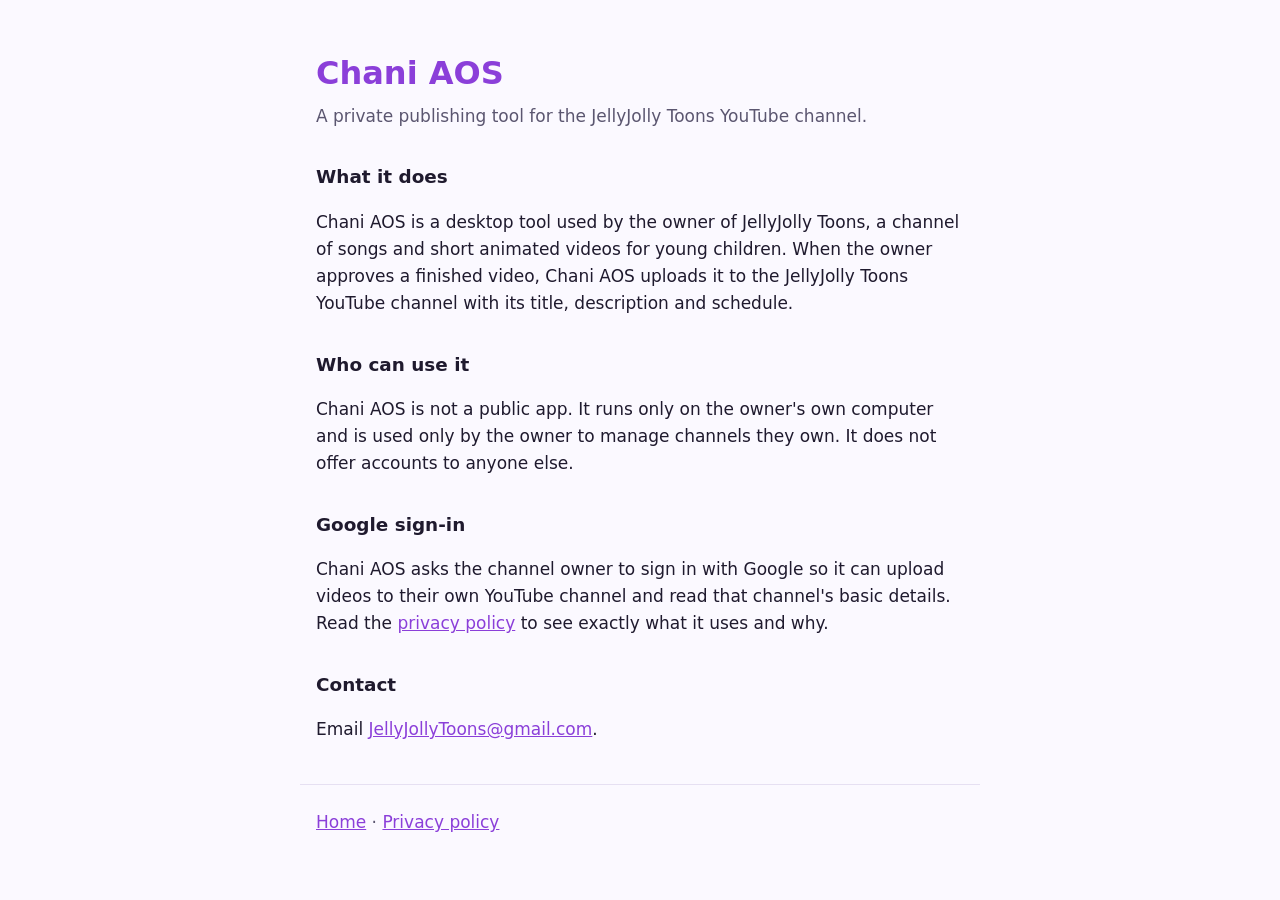
<file: index.html>
<!doctype html>
<html lang="en-GB">
<head>
<meta charset="utf-8">
<meta name="viewport" content="width=device-width, initial-scale=1">
<title>Chani AOS</title>
<link rel="stylesheet" href="style.css">
</head>
<body>
<main>
  <h1>Chani AOS</h1>
  <p class="lead">A private publishing tool for the JellyJolly Toons YouTube channel.</p>

  <h2>What it does</h2>
  <p>Chani AOS is a desktop tool used by the owner of JellyJolly Toons, a channel of songs and short animated videos for young children. When the owner approves a finished video, Chani AOS uploads it to the JellyJolly Toons YouTube channel with its title, description and schedule.</p>

  <h2>Who can use it</h2>
  <p>Chani AOS is not a public app. It runs only on the owner's own computer and is used only by the owner to manage channels they own. It does not offer accounts to anyone else.</p>

  <h2>Google sign-in</h2>
  <p>Chani AOS asks the channel owner to sign in with Google so it can upload videos to their own YouTube channel and read that channel's basic details. Read the <a href="privacy.html">privacy policy</a> to see exactly what it uses and why.</p>

  <h2>Contact</h2>
  <p>Email <a href="mailto:JellyJollyToons@gmail.com">JellyJollyToons@gmail.com</a>.</p>
</main>
<footer><a href="index.html">Home</a> · <a href="privacy.html">Privacy policy</a></footer>
</body>
</html>
</file>
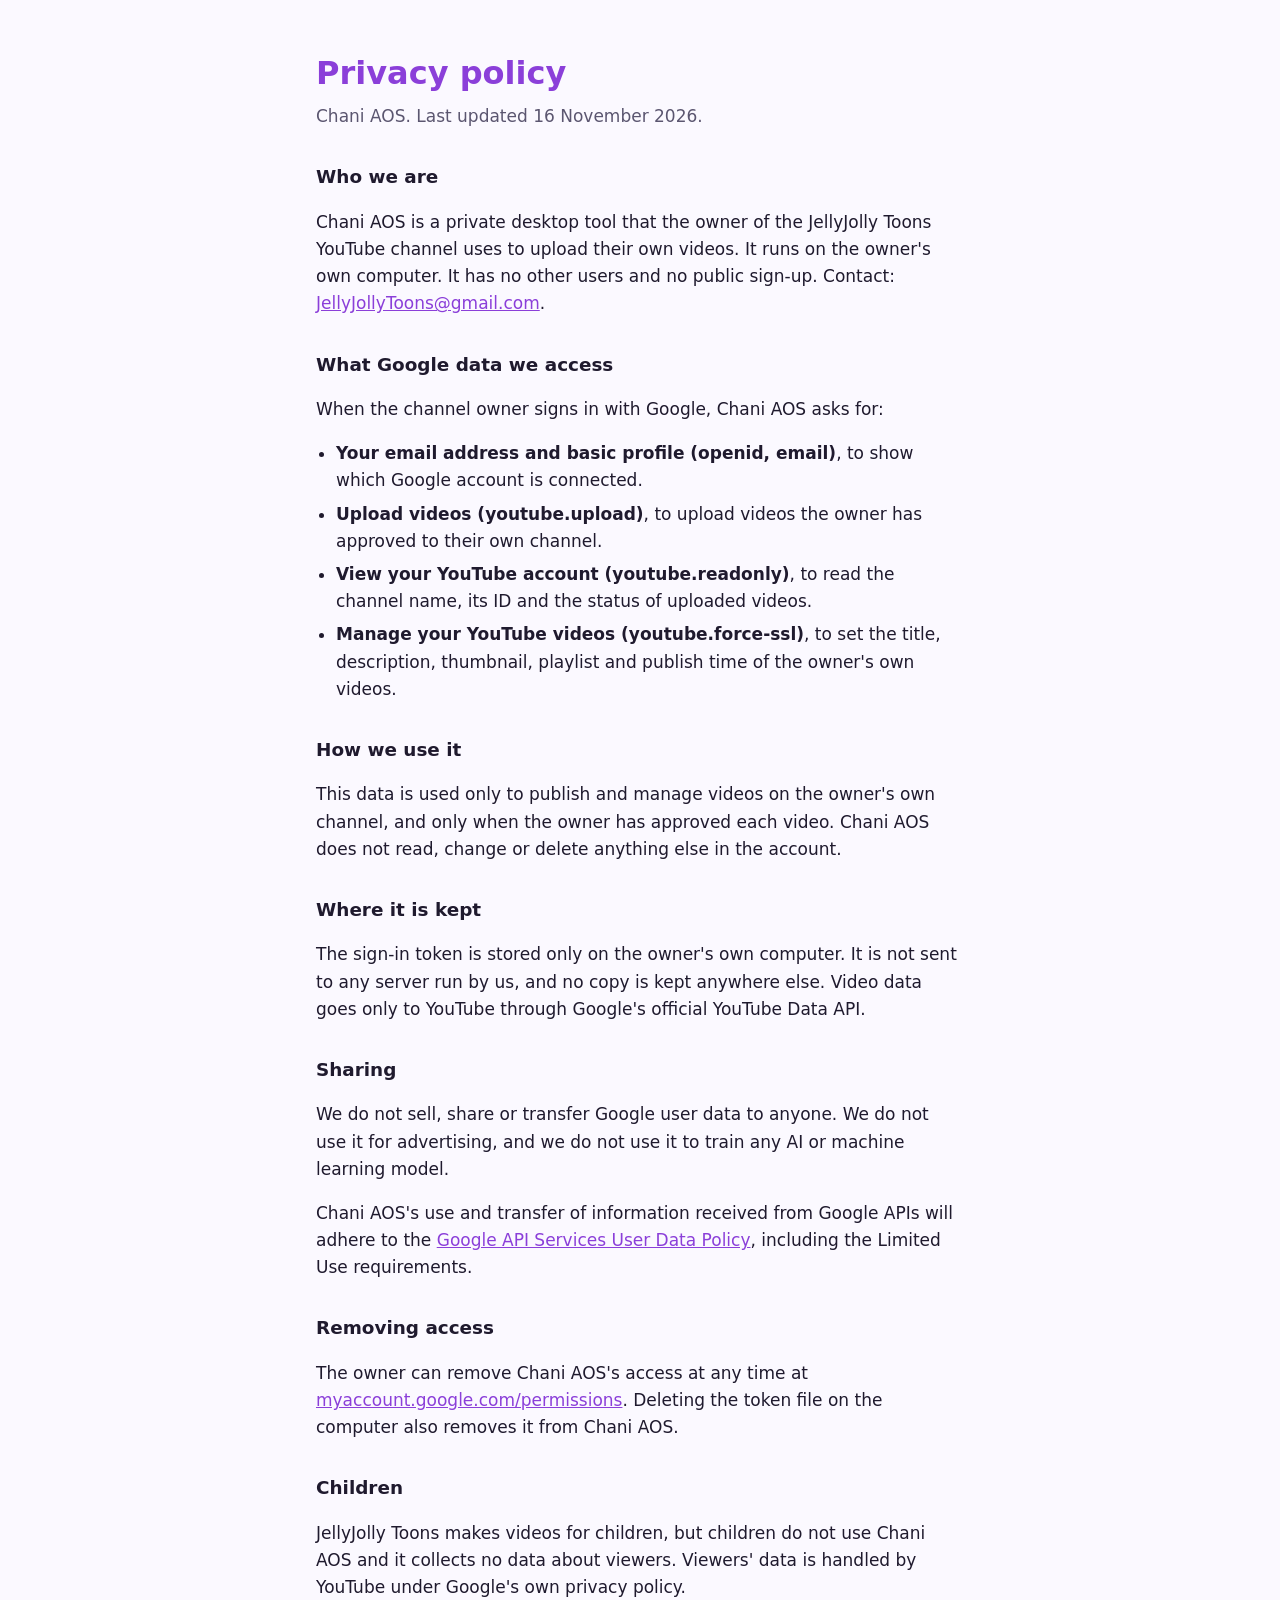
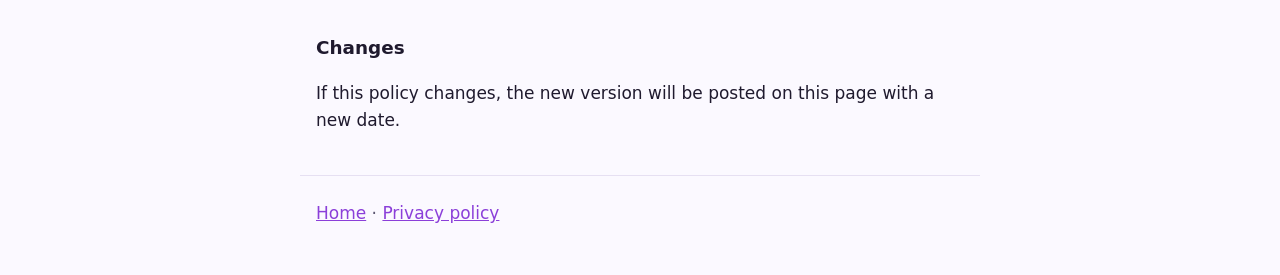
<file: privacy.html>
<!doctype html>
<html lang="en-GB">
<head>
<meta charset="utf-8">
<meta name="viewport" content="width=device-width, initial-scale=1">
<title>Privacy policy · Chani AOS</title>
<link rel="stylesheet" href="style.css">
</head>
<body>
<main>
  <h1>Privacy policy</h1>
  <p class="lead">Chani AOS. Last updated 16 November 2026.</p>

  <h2>Who we are</h2>
  <p>Chani AOS is a private desktop tool that the owner of the JellyJolly Toons YouTube channel uses to upload their own videos. It runs on the owner's own computer. It has no other users and no public sign-up. Contact: <a href="mailto:JellyJollyToons@gmail.com">JellyJollyToons@gmail.com</a>.</p>

  <h2>What Google data we access</h2>
  <p>When the channel owner signs in with Google, Chani AOS asks for:</p>
  <ul>
    <li><strong>Your email address and basic profile (openid, email)</strong>, to show which Google account is connected.</li>
    <li><strong>Upload videos (youtube.upload)</strong>, to upload videos the owner has approved to their own channel.</li>
    <li><strong>View your YouTube account (youtube.readonly)</strong>, to read the channel name, its ID and the status of uploaded videos.</li>
    <li><strong>Manage your YouTube videos (youtube.force-ssl)</strong>, to set the title, description, thumbnail, playlist and publish time of the owner's own videos.</li>
  </ul>

  <h2>How we use it</h2>
  <p>This data is used only to publish and manage videos on the owner's own channel, and only when the owner has approved each video. Chani AOS does not read, change or delete anything else in the account.</p>

  <h2>Where it is kept</h2>
  <p>The sign-in token is stored only on the owner's own computer. It is not sent to any server run by us, and no copy is kept anywhere else. Video data goes only to YouTube through Google's official YouTube Data API.</p>

  <h2>Sharing</h2>
  <p>We do not sell, share or transfer Google user data to anyone. We do not use it for advertising, and we do not use it to train any AI or machine learning model.</p>
  <p>Chani AOS's use and transfer of information received from Google APIs will adhere to the <a href="https://developers.google.com/terms/api-services-user-data-policy">Google API Services User Data Policy</a>, including the Limited Use requirements.</p>

  <h2>Removing access</h2>
  <p>The owner can remove Chani AOS's access at any time at <a href="https://myaccount.google.com/permissions">myaccount.google.com/permissions</a>. Deleting the token file on the computer also removes it from Chani AOS.</p>

  <h2>Children</h2>
  <p>JellyJolly Toons makes videos for children, but children do not use Chani AOS and it collects no data about viewers. Viewers' data is handled by YouTube under Google's own privacy policy.</p>

  <h2>Changes</h2>
  <p>If this policy changes, the new version will be posted on this page with a new date.</p>
</main>
<footer><a href="index.html">Home</a> · <a href="privacy.html">Privacy policy</a></footer>
</body>
</html>
</file>
<file: style.css>
:root { --ink: #1f1a2e; --muted: #5b5670; --accent: #8b3fd9; --bg: #fbf9ff; }
* { box-sizing: border-box; }
body { margin: 0; background: var(--bg); color: var(--ink); font: 17px/1.6 system-ui, -apple-system, "Segoe UI", sans-serif; }
main { max-width: 680px; margin: 0 auto; padding: 48px 16px 24px; }
h1 { font-size: 2rem; margin: 0 0 4px; color: var(--accent); }
h2 { font-size: 1.15rem; margin: 32px 0 8px; }
.lead { color: var(--muted); margin-top: 0; }
a { color: var(--accent); }
ul { padding-left: 20px; }
li { margin-bottom: 6px; }
footer { max-width: 680px; margin: 0 auto; padding: 24px 16px 48px; color: var(--muted); border-top: 1px solid #e6e0f2; }
</file>
